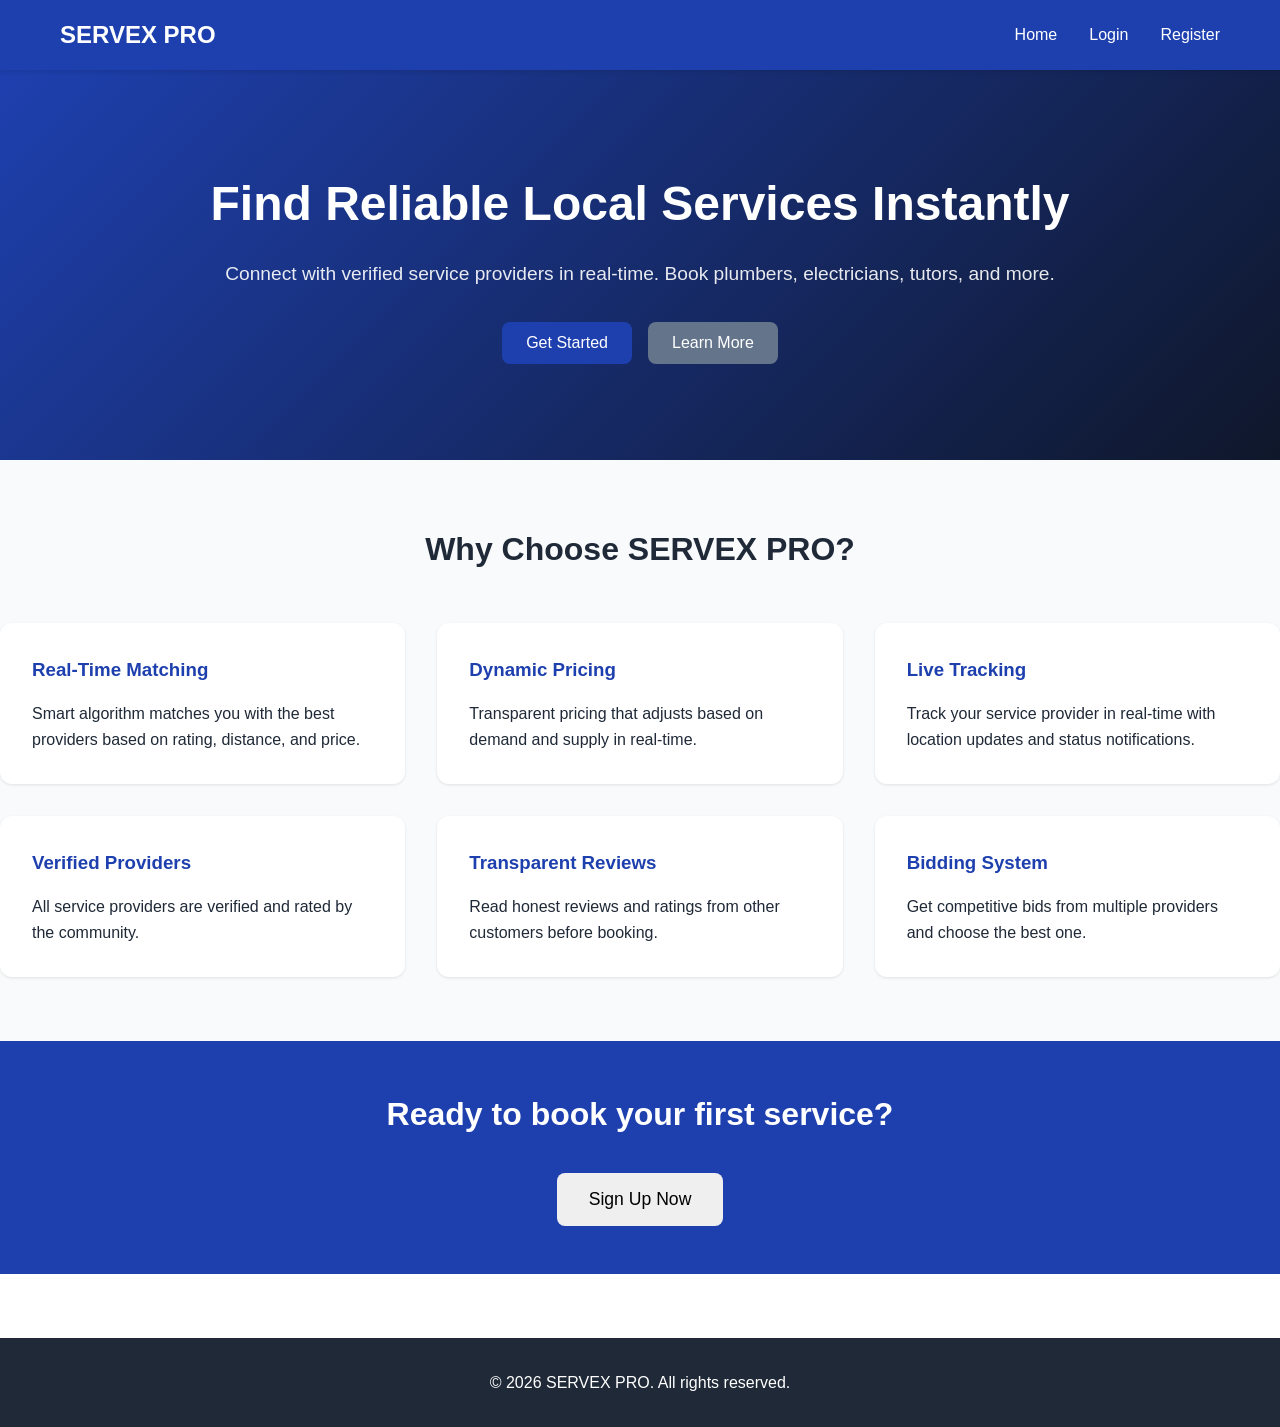
<file: frontend/index.html>
<!DOCTYPE html>
<html lang="en">
<head>
    <meta charset="UTF-8">
    <meta name="viewport" content="width=device-width, initial-scale=1.0">
    <title>SERVEX PRO - Smart Local Service Marketplace</title>
    <link rel="stylesheet" href="css/style.css">
    <script src="https://cdn.socket.io/4.5.4/socket.io.min.js"></script>
</head>
<body>
    <nav class="navbar">
        <div class="container">
            <div class="logo">SERVEX PRO</div>
            <ul class="nav-links" id="nav-links">
                <li><a href="index.html">Home</a></li>
                <li><a href="login.html">Login</a></li>
                <li><a href="register.html">Register</a></li>
            </ul>
        </div>
    </nav>

    <section class="hero">
        <div class="hero-content">
            <h1>Find Reliable Local Services Instantly</h1>
            <p>Connect with verified service providers in real-time. Book plumbers, electricians, tutors, and more.</p>
            <div class="hero-buttons">
                <button class="btn btn-primary" onclick="window.location.href='login.html'">Get Started</button>
                <button class="btn btn-secondary" onclick="window.location.href='#features'">Learn More</button>
            </div>
        </div>
    </section>

    <section id="features" class="features">
        <h2>Why Choose SERVEX PRO?</h2>
        <div class="features-grid">
            <div class="feature-card">
                <h3>Real-Time Matching</h3>
                <p>Smart algorithm matches you with the best providers based on rating, distance, and price.</p>
            </div>
            <div class="feature-card">
                <h3>Dynamic Pricing</h3>
                <p>Transparent pricing that adjusts based on demand and supply in real-time.</p>
            </div>
            <div class="feature-card">
                <h3>Live Tracking</h3>
                <p>Track your service provider in real-time with location updates and status notifications.</p>
            </div>
            <div class="feature-card">
                <h3>Verified Providers</h3>
                <p>All service providers are verified and rated by the community.</p>
            </div>
            <div class="feature-card">
                <h3>Transparent Reviews</h3>
                <p>Read honest reviews and ratings from other customers before booking.</p>
            </div>
            <div class="feature-card">
                <h3>Bidding System</h3>
                <p>Get competitive bids from multiple providers and choose the best one.</p>
            </div>
        </div>
    </section>

    <section class="cta">
        <h2>Ready to book your first service?</h2>
        <button class="btn btn-large" onclick="window.location.href='register.html'">Sign Up Now</button>
    </section>

    <footer>
        <p>&copy; 2026 SERVEX PRO. All rights reserved.</p>
    </footer>

    <script src="js/main.js"></script>
</body>
</html>
</file>
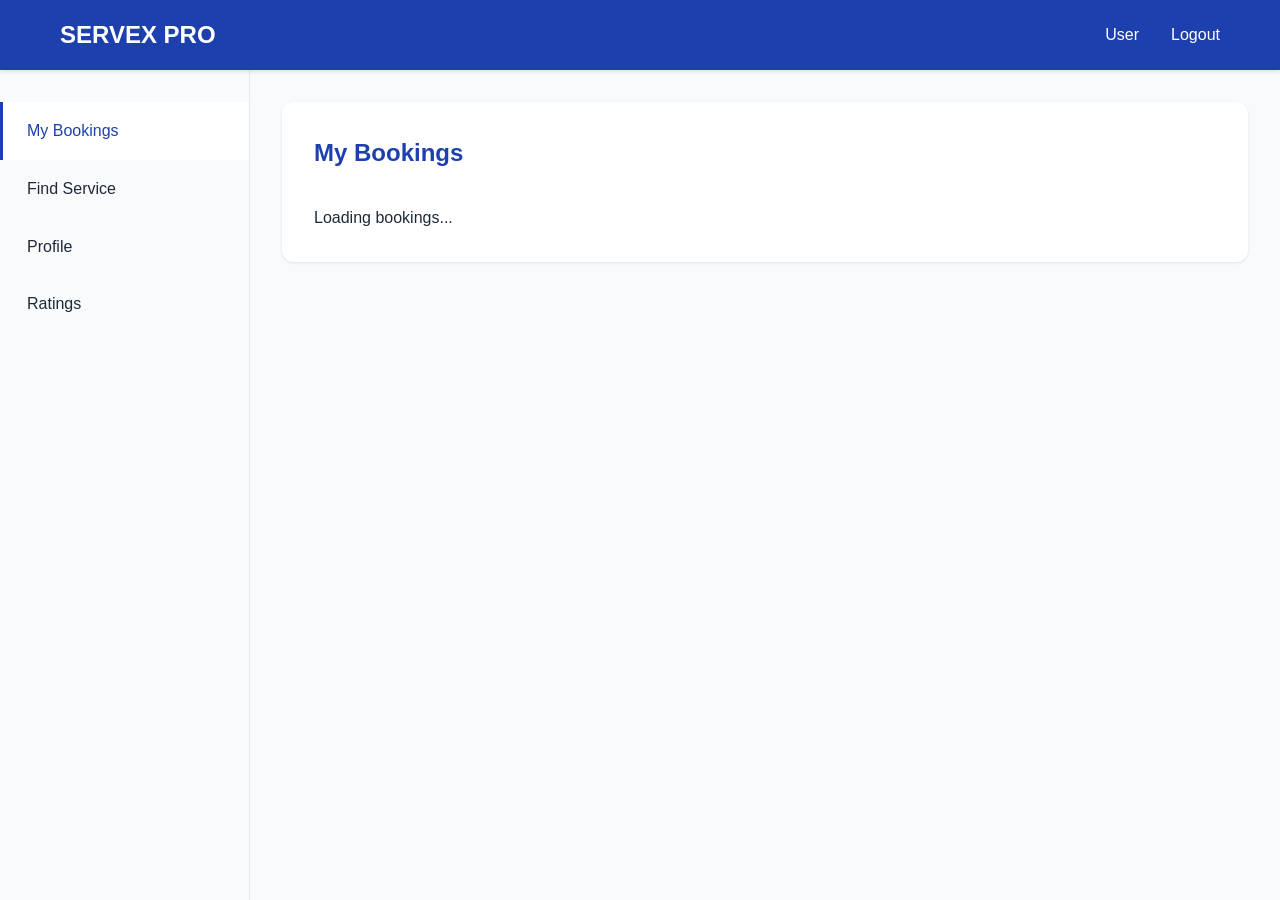
<file: frontend/dashboard.html>
<!DOCTYPE html>
<html lang="en">
<head>
    <meta charset="UTF-8">
    <meta name="viewport" content="width=device-width, initial-scale=1.0">
    <title>Dashboard - SERVEX PRO</title>
    <link rel="stylesheet" href="css/style.css">
    <script src="https://cdn.socket.io/4.5.4/socket.io.min.js"></script>
</head>
<body>
    <nav class="navbar">
        <div class="container">
            <div class="logo">SERVEX PRO</div>
            <ul class="nav-links">
                <li><span id="user-name">User</span></li>
                <li><a href="#" onclick="logout()">Logout</a></li>
            </ul>
        </div>
    </nav>

    <div class="dashboard-container">
        <aside class="sidebar">
            <ul class="sidebar-menu">
                <li><a href="#" onclick="showTab('bookings')" class="menu-item active">My Bookings</a></li>
                <li><a href="#" onclick="showTab('find-service')" class="menu-item">Find Service</a></li>
                <li><a href="#" onclick="showTab('profile')" class="menu-item">Profile</a></li>
                <li><a href="#" onclick="showTab('ratings')" class="menu-item">Ratings</a></li>
            </ul>
        </aside>

        <main class="main-content">
            <!-- My Bookings Tab -->
            <div id="bookings-tab" class="tab-content active">
                <h2>My Bookings</h2>
                <div id="bookings-list" class="bookings-list">
                    <p>Loading bookings...</p>
                </div>
            </div>

            <!-- Find Service Tab -->
            <div id="find-service-tab" class="tab-content">
                <h2>Find a Service</h2>
                <form id="search-form" class="search-form">
                    <div class="form-group">
                        <label for="service-type">Service Type</label>
                        <select id="service-type" name="service-type" required>
                            <option value="plumber">Plumber</option>
                            <option value="electrician">Electrician</option>
                            <option value="tutor">Tutor</option>
                            <option value="mechanic">Mechanic</option>
                            <option value="cleaner">Cleaner</option>
                        </select>
                    </div>

                    <div class="form-group">
                        <label for="description">Description</label>
                        <textarea id="description" name="description" rows="3" required></textarea>
                    </div>

                    <div class="form-group">
                        <label for="date">Scheduled Date</label>
                        <input type="datetime-local" id="date" name="date" required>
                    </div>

                    <div class="form-group">
                        <label for="hours">Estimated Hours</label>
                        <input type="number" id="hours" name="hours" min="0.5" step="0.5" value="1" required>
                    </div>

                    <button type="submit" class="btn btn-primary">Find Providers</button>
                </form>

                <div id="providers-list" class="providers-list" style="display: none;"></div>
            </div>

            <!-- Profile Tab -->
            <div id="profile-tab" class="tab-content">
                <h2>My Profile</h2>
                <form id="profile-form" class="profile-form">
                    <div class="form-group">
                        <label for="profile-name">Name</label>
                        <input type="text" id="profile-name" name="name" required>
                    </div>

                    <div class="form-group">
                        <label for="profile-phone">Phone</label>
                        <input type="tel" id="profile-phone" name="phone" required>
                    </div>

                    <div class="form-group">
                        <label for="profile-address">Address</label>
                        <input type="text" id="profile-address" name="address" required>
                    </div>

                    <button type="submit" class="btn btn-primary">Update Profile</button>
                </form>
            </div>

            <!-- Ratings Tab -->
            <div id="ratings-tab" class="tab-content">
                <h2>My Ratings</h2>
                <div id="ratings-list" class="ratings-list">
                    <p>Loading ratings...</p>
                </div>
            </div>
        </main>
    </div>

    <script src="js/dashboard.js"></script>
</body>
</html>
</file>
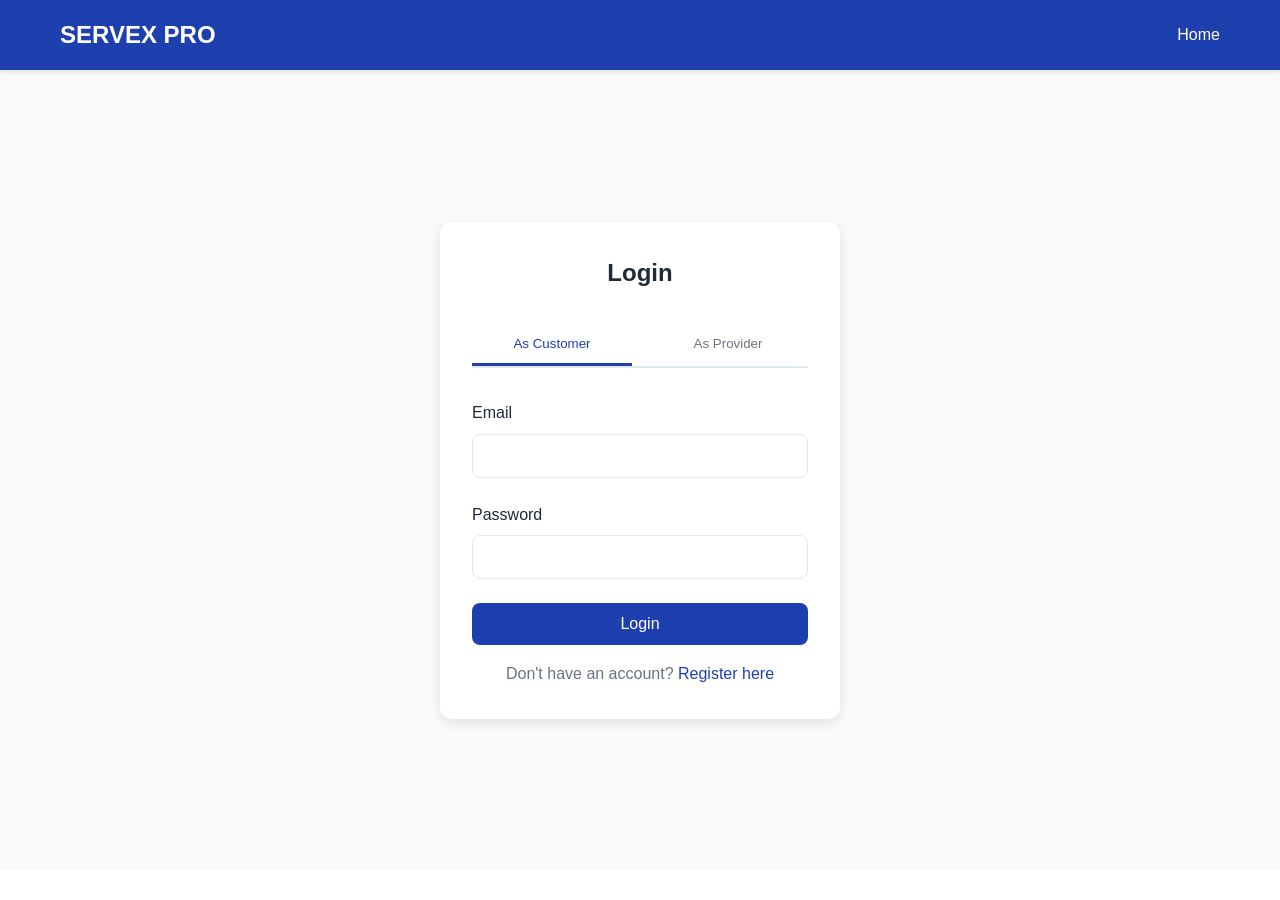
<file: frontend/login.html>
<!DOCTYPE html>
<html lang="en">
<head>
    <meta charset="UTF-8">
    <meta name="viewport" content="width=device-width, initial-scale=1.0">
    <title>Login - SERVEX PRO</title>
    <link rel="stylesheet" href="css/style.css">
</head>
<body>
    <nav class="navbar">
        <div class="container">
            <div class="logo">SERVEX PRO</div>
            <ul class="nav-links">
                <li><a href="index.html">Home</a></li>
            </ul>
        </div>
    </nav>

    <section class="auth-container">
        <div class="auth-box">
            <h2>Login</h2>
            
            <div class="auth-tabs">
                <button class="tab-btn active" id="customer-tab">As Customer</button>
                <button class="tab-btn" id="provider-tab">As Provider</button>
            </div>

            <form id="login-form">
                <div class="form-group">
                    <label for="email">Email</label>
                    <input type="email" id="email" name="email" required>
                </div>

                <div class="form-group">
                    <label for="password">Password</label>
                    <input type="password" id="password" name="password" required>
                </div>

                <button type="submit" class="btn btn-primary btn-block">Login</button>

                <p class="auth-link">Don't have an account? <a href="register.html">Register here</a></p>
            </form>

            <div id="error-message" class="error-message"></div>
        </div>
    </section>

    <script src="js/auth.js"></script>
</body>
</html>
</file>
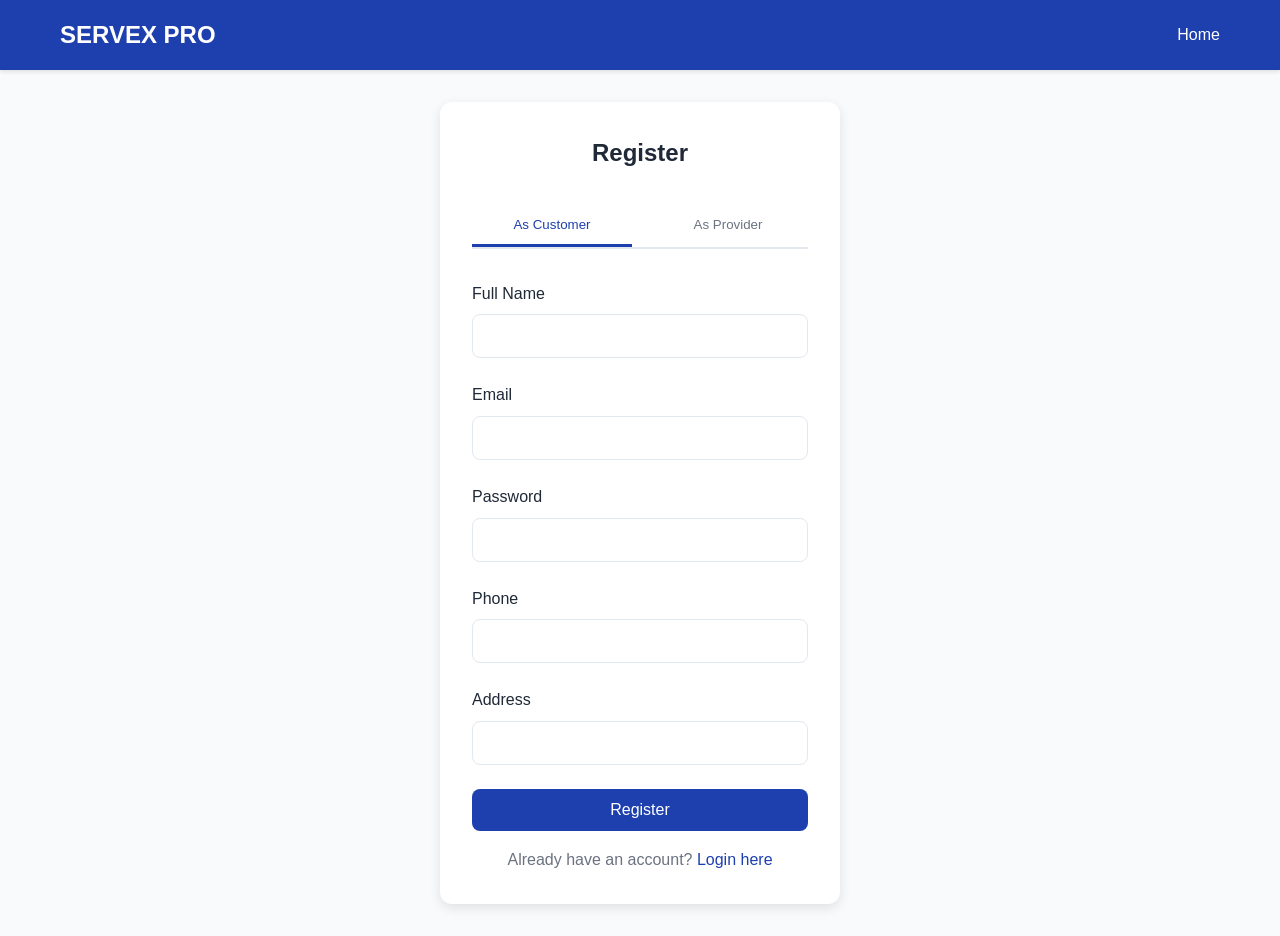
<file: frontend/register.html>
<!DOCTYPE html>
<html lang="en">
<head>
    <meta charset="UTF-8">
    <meta name="viewport" content="width=device-width, initial-scale=1.0">
    <title>Register - SERVEX PRO</title>
    <link rel="stylesheet" href="css/style.css">
</head>
<body>
    <nav class="navbar">
        <div class="container">
            <div class="logo">SERVEX PRO</div>
            <ul class="nav-links">
                <li><a href="index.html">Home</a></li>
            </ul>
        </div>
    </nav>

    <section class="auth-container">
        <div class="auth-box">
            <h2>Register</h2>
            
            <div class="auth-tabs">
                <button class="tab-btn active" id="customer-tab">As Customer</button>
                <button class="tab-btn" id="provider-tab">As Provider</button>
            </div>

            <form id="register-form">
                <div class="form-group">
                    <label for="name">Full Name</label>
                    <input type="text" id="name" name="name" required>
                </div>

                <div class="form-group">
                    <label for="email">Email</label>
                    <input type="email" id="email" name="email" required>
                </div>

                <div class="form-group">
                    <label for="password">Password</label>
                    <input type="password" id="password" name="password" required>
                </div>

                <div class="form-group">
                    <label for="phone">Phone</label>
                    <input type="tel" id="phone" name="phone" required>
                </div>

                <!-- Customer/Provider specific fields -->
                <div id="customer-fields">
                    <div class="form-group">
                        <label for="address">Address</label>
                        <input type="text" id="address" name="address" required>
                    </div>
                </div>

                <div id="provider-fields" style="display: none;">
                    <div class="form-group">
                        <label for="service-type">Service Type</label>
                        <select id="service-type" name="service-type">
                            <option value="plumber">Plumber</option>
                            <option value="electrician">Electrician</option>
                            <option value="tutor">Tutor</option>
                            <option value="mechanic">Mechanic</option>
                            <option value="cleaner">Cleaner</option>
                        </select>
                    </div>

                    <div class="form-group">
                        <label for="experience">Years of Experience</label>
                        <input type="number" id="experience" name="experience" min="0">
                    </div>

                    <div class="form-group">
                        <label for="hourly-rate">Hourly Rate</label>
                        <input type="number" id="hourly-rate" name="hourly-rate" min="0" step="0.01">
                    </div>

                    <div class="form-group">
                        <label for="address">Address</label>
                        <input type="text" id="address" name="address" required>
                    </div>
                </div>

                <button type="submit" class="btn btn-primary btn-block">Register</button>

                <p class="auth-link">Already have an account? <a href="login.html">Login here</a></p>
            </form>

            <div id="error-message" class="error-message"></div>
        </div>
    </section>

    <script src="js/auth.js"></script>
</body>
</html>
</file>
<file: frontend/css/style.css>
/* Global Styles */
* {
    margin: 0;
    padding: 0;
    box-sizing: border-box;
}

:root {
    --primary-color: #1e40af;
    --secondary-color: #64748b;
    --success-color: #10b981;
    --danger-color: #ef4444;
    --warning-color: #f59e0b;
    --light-bg: #f8fafc;
    --border-color: #e2e8f0;
    --text-dark: #1f2937;
    --text-light: #6b7280;
}

body {
    font-family: 'Segoe UI', Tahoma, Geneva, Verdana, sans-serif;
    color: var(--text-dark);
    background-color: #ffffff;
    line-height: 1.6;
}

.container {
    max-width: 1200px;
    margin: 0 auto;
    padding: 0 20px;
}

/* Navbar */
.navbar {
    background-color: var(--primary-color);
    color: white;
    padding: 1rem 0;
    position: sticky;
    top: 0;
    z-index: 1000;
    box-shadow: 0 2px 4px rgba(0, 0, 0, 0.1);
}

.navbar .container {
    display: flex;
    justify-content: space-between;
    align-items: center;
}

.logo {
    font-size: 1.5rem;
    font-weight: bold;
}

.nav-links {
    list-style: none;
    display: flex;
    gap: 2rem;
}

.nav-links a {
    color: white;
    text-decoration: none;
    transition: opacity 0.3s;
}

.nav-links a:hover {
    opacity: 0.8;
}

/* Buttons */
.btn {
    padding: 0.75rem 1.5rem;
    border: none;
    border-radius: 0.5rem;
    cursor: pointer;
    font-size: 1rem;
    transition: all 0.3s;
    text-decoration: none;
    display: inline-block;
}

.btn-primary {
    background-color: var(--primary-color);
    color: white;
}

.btn-primary:hover {
    background-color: #1e3a8a;
    transform: translateY(-2px);
}

.btn-secondary {
    background-color: var(--secondary-color);
    color: white;
}

.btn-secondary:hover {
    background-color: #475569;
}

.btn-block {
    width: 100%;
}

.btn-large {
    padding: 1rem 2rem;
    font-size: 1.1rem;
}

/* Hero Section */
.hero {
    background: linear-gradient(135deg, var(--primary-color), #0f172a);
    color: white;
    padding: 6rem 0;
    text-align: center;
}

.hero-content h1 {
    font-size: 3rem;
    margin-bottom: 1rem;
}

.hero-content p {
    font-size: 1.2rem;
    margin-bottom: 2rem;
    opacity: 0.9;
}

.hero-buttons {
    display: flex;
    gap: 1rem;
    justify-content: center;
}

/* Features Section */
.features {
    padding: 4rem 0;
    background-color: var(--light-bg);
}

.features h2 {
    text-align: center;
    margin-bottom: 3rem;
    font-size: 2rem;
}

.features-grid {
    display: grid;
    grid-template-columns: repeat(auto-fit, minmax(300px, 1fr));
    gap: 2rem;
}

.feature-card {
    background: white;
    padding: 2rem;
    border-radius: 0.75rem;
    box-shadow: 0 1px 3px rgba(0, 0, 0, 0.1);
    transition: transform 0.3s;
}

.feature-card:hover {
    transform: translateY(-5px);
    box-shadow: 0 4px 12px rgba(0, 0, 0, 0.15);
}

.feature-card h3 {
    margin-bottom: 1rem;
    color: var(--primary-color);
}

/* CTA Section */
.cta {
    background-color: var(--primary-color);
    color: white;
    padding: 3rem 0;
    text-align: center;
}

.cta h2 {
    margin-bottom: 2rem;
    font-size: 2rem;
}

/* Forms */
.form-group {
    margin-bottom: 1.5rem;
}

.form-group label {
    display: block;
    margin-bottom: 0.5rem;
    font-weight: 500;
}

.form-group input,
.form-group textarea,
.form-group select {
    width: 100%;
    padding: 0.75rem;
    border: 1px solid var(--border-color);
    border-radius: 0.5rem;
    font-size: 1rem;
    font-family: inherit;
}

.form-group input:focus,
.form-group textarea:focus,
.form-group select:focus {
    outline: none;
    border-color: var(--primary-color);
    box-shadow: 0 0 0 3px rgba(30, 64, 175, 0.1);
}

/* Auth Container */
.auth-container {
    min-height: calc(100vh - 100px);
    display: flex;
    align-items: center;
    justify-content: center;
    background-color: var(--light-bg);
    padding: 2rem 0;
}

.auth-box {
    background: white;
    padding: 2rem;
    border-radius: 0.75rem;
    box-shadow: 0 4px 12px rgba(0, 0, 0, 0.1);
    width: 100%;
    max-width: 400px;
}

.auth-box h2 {
    margin-bottom: 2rem;
    text-align: center;
}

.auth-tabs {
    display: flex;
    gap: 1rem;
    margin-bottom: 2rem;
    border-bottom: 2px solid var(--border-color);
}

.tab-btn {
    flex: 1;
    padding: 0.75rem;
    background: none;
    border: none;
    border-bottom: 3px solid transparent;
    cursor: pointer;
    font-weight: 500;
    color: var(--text-light);
    transition: all 0.3s;
}

.tab-btn.active {
    color: var(--primary-color);
    border-bottom-color: var(--primary-color);
}

.auth-link {
    text-align: center;
    margin-top: 1rem;
    color: var(--text-light);
}

.auth-link a {
    color: var(--primary-color);
    text-decoration: none;
}

.error-message {
    color: var(--danger-color);
    padding: 1rem;
    margin-top: 1rem;
    background-color: #fee2e2;
    border-radius: 0.5rem;
    display: none;
}

/* Dashboard */
.dashboard-container {
    display: flex;
    min-height: calc(100vh - 70px);
}

.sidebar {
    width: 250px;
    background-color: var(--light-bg);
    border-right: 1px solid var(--border-color);
    padding: 2rem 0;
}

.sidebar-menu {
    list-style: none;
}

.menu-item {
    display: block;
    padding: 1rem 1.5rem;
    color: var(--text-dark);
    text-decoration: none;
    transition: all 0.3s;
    border-left: 3px solid transparent;
}

.menu-item:hover,
.menu-item.active {
    background-color: white;
    border-left-color: var(--primary-color);
    color: var(--primary-color);
}

.main-content {
    flex: 1;
    padding: 2rem;
    background-color: var(--light-bg);
    overflow-y: auto;
}

.tab-content {
    display: none;
    background: white;
    padding: 2rem;
    border-radius: 0.75rem;
    box-shadow: 0 1px 3px rgba(0, 0, 0, 0.1);
}

.tab-content.active {
    display: block;
}

.tab-content h2 {
    margin-bottom: 2rem;
    color: var(--primary-color);
}

/* Booking Card */
.booking-card {
    background: white;
    padding: 1.5rem;
    border-radius: 0.75rem;
    border-left: 4px solid var(--primary-color);
    margin-bottom: 1rem;
    box-shadow: 0 1px 3px rgba(0, 0, 0, 0.1);
}

.booking-header {
    display: flex;
    justify-content: space-between;
    align-items: center;
    margin-bottom: 1rem;
}

.booking-status {
    display: inline-block;
    padding: 0.25rem 0.75rem;
    border-radius: 0.25rem;
    font-size: 0.875rem;
    font-weight: 500;
}

.booking-status.pending {
    background-color: #fef3c7;
    color: #92400e;
}

.booking-status.accepted {
    background-color: #dbeafe;
    color: #0c4a6e;
}

.booking-status.in_progress {
    background-color: #d1fae5;
    color: #065f46;
}

.booking-status.completed {
    background-color: #dcfce7;
    color: #166534;
}

.booking-status.cancelled {
    background-color: #fee2e2;
    color: #991b1b;
}

/* Provider Card */
.provider-card {
    background: white;
    padding: 1.5rem;
    border-radius: 0.75rem;
    border: 1px solid var(--border-color);
    margin-bottom: 1rem;
    display: flex;
    justify-content: space-between;
    align-items: center;
}

.provider-info h3 {
    margin-bottom: 0.5rem;
}

.provider-rating {
    color: #f59e0b;
    font-size: 0.9rem;
}

.provider-distance {
    color: var(--text-light);
    font-size: 0.9rem;
}

.provider-price {
    font-size: 1.25rem;
    font-weight: bold;
    color: var(--primary-color);
    margin-right: 1rem;
}

/* Footer */
footer {
    background-color: #1f2937;
    color: white;
    text-align: center;
    padding: 2rem;
    margin-top: 4rem;
}

/* Responsive */
@media (max-width: 768px) {
    .hero-content h1 {
        font-size: 2rem;
    }

    .hero-buttons {
        flex-direction: column;
    }

    .dashboard-container {
        flex-direction: column;
    }

    .sidebar {
        width: 100%;
        border-right: none;
        border-bottom: 1px solid var(--border-color);
        padding: 0;
    }

    .sidebar-menu {
        display: flex;
        gap: 1rem;
        overflow-x: auto;
    }

    .menu-item {
        padding: 0.75rem 1rem;
        white-space: nowrap;
    }

    .provider-card {
        flex-direction: column;
        text-align: center;
    }
}
</file>
